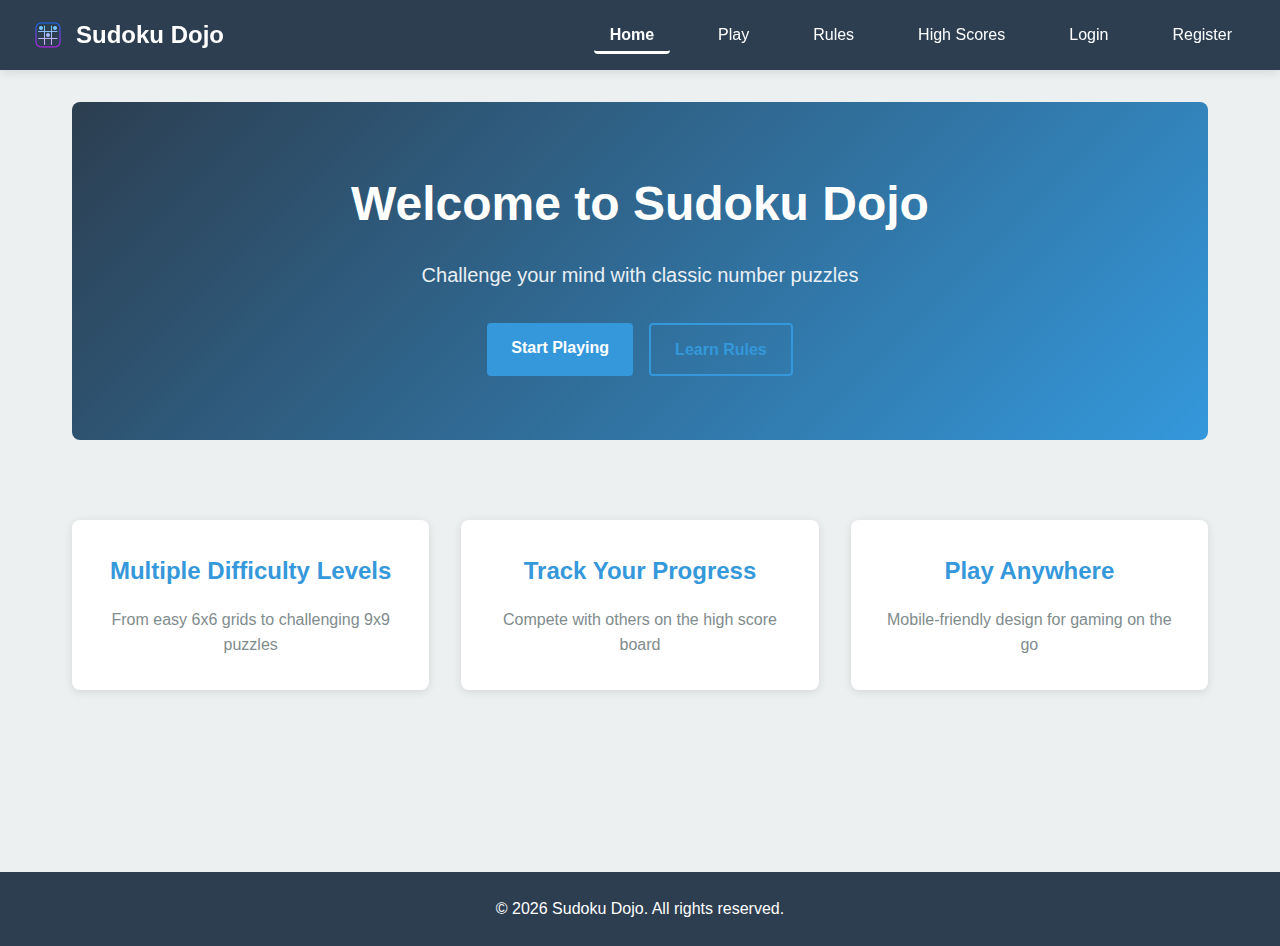
<file: index.html>
<!DOCTYPE html>
<html lang="en">
<head>
    <meta charset="UTF-8">
    <meta name="viewport" content="width=device-width, initial-scale=1.0">
    <title>Sudoku Dojo - Home</title>
    <link rel="stylesheet" href="css/common.css">
    <link rel="stylesheet" href="css/home.css">
</head>
<body>
    <nav class="navbar">
        <div class="nav-brand">
            <img src="assets/images/icons8-sudoku-64.png" alt="Sudoku Icon" class="nav-logo">
            <h1>Sudoku Dojo</h1>
        </div>
        <ul class="nav-links">
            <li><a href="./" class="active">Home</a></li>
            <li><a href="selection/">Play</a></li>
            <li><a href="rules/">Rules</a></li>
            <li><a href="highscores/">High Scores</a></li>
            <li><a href="login/">Login</a></li>
            <li><a href="register/">Register</a></li>       
        </ul>
        <div class="nav-toggle">
            <span></span>
            <span></span>
            <span></span>
        </div>
    </nav>

    <main class="home-container">
        <div class="hero-section">
            <h2>Welcome to Sudoku Dojo</h2>
            <p>Challenge your mind with classic number puzzles</p>
            <div class="cta-buttons">
                <a href="selection/" class="btn btn-primary">Start Playing</a>
                <a href="rules/" class="btn btn-secondary">Learn Rules</a>
            </div>
        </div>
        
        <div class="features">
            <div class="feature-card">
                <h3>Multiple Difficulty Levels</h3>
                <p>From easy 6x6 grids to challenging 9x9 puzzles</p>
            </div>
            <div class="feature-card">
                <h3>Track Your Progress</h3>
                <p>Compete with others on the high score board</p>
            </div>
            <div class="feature-card">
                <h3>Play Anywhere</h3>
                <p>Mobile-friendly design for gaming on the go</p>
            </div>
        </div>
    </main>

    <footer>
        <p>&copy; 2026 Sudoku Dojo. All rights reserved.</p>
    </footer>
</body>
</html>
</file>
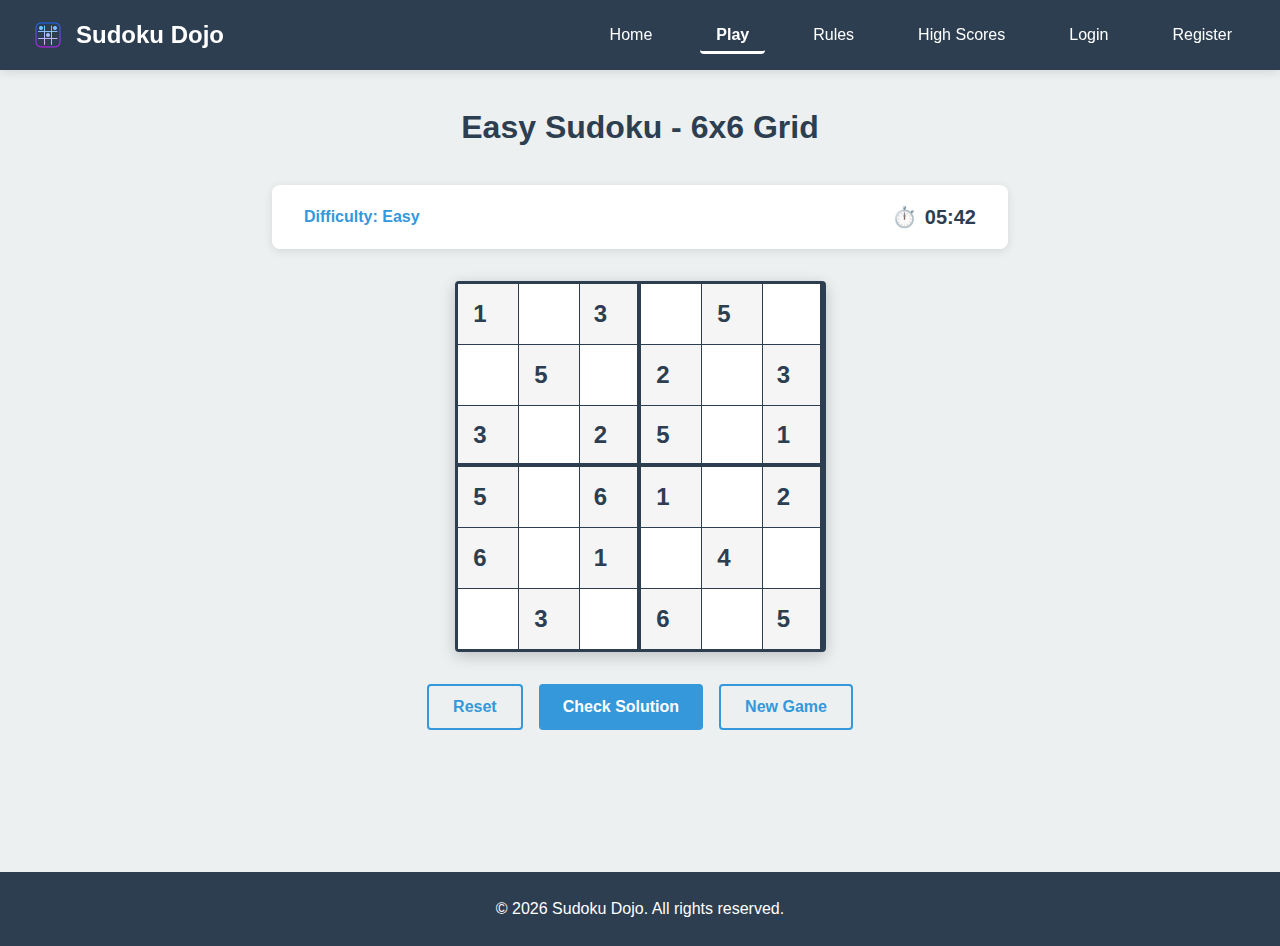
<file: game-easy/index.html>
<!DOCTYPE html>
<html lang="en">
<head>
    <meta charset="UTF-8">
    <meta name="viewport" content="width=device-width, initial-scale=1.0">
    <title>Easy Game - Sudoku Dojo</title>
    <link rel="stylesheet" href="../css/common.css">
    <link rel="stylesheet" href="../css/game.css">
</head>
<body>
    <nav class="navbar">
        <div class="nav-brand">
            <img src="../assets/images/icons8-sudoku-64.png" alt="Sudoku Icon" class="nav-logo">
            <h1>Sudoku Dojo</h1>
        </div>
        <ul class="nav-links">
            <li><a href="/">Home</a></li>
            <li><a href="/selection/" class="active">Play</a></li>
            <li><a href="/rules/">Rules</a></li>
            <li><a href="/highscores/">High Scores</a></li>
            <li><a href="/login/">Login</a></li>
            <li><a href="/register/">Register</a></li>
        </ul>
        <div class="nav-toggle">
            <span></span>
            <span></span>
            <span></span>
        </div>
    </nav>

    <main class="game-container">
        <div class="game-header">
            <h2 class="page-title">Easy Sudoku - 6x6 Grid</h2>
        </div>

        <div class="game-info-bar">
            <div class="difficulty-display">
                <span>Difficulty: </span>
                <strong>Easy</strong>
            </div>
            <div class="timer">
                <span>⏱️</span>
                <span>05:42</span>
            </div>
        </div>

        <div class="sudoku-grid grid-6x6">
            <!-- Row 1 -->
            <div class="sudoku-cell given"><input type="number" value="1" readonly min="1" max="6"></div>
            <div class="sudoku-cell"><input type="number" min="1" max="6"></div>
            <div class="sudoku-cell given"><input type="number" value="3" readonly min="1" max="6"></div>
            <div class="sudoku-cell"><input type="number" min="1" max="6"></div>
            <div class="sudoku-cell given"><input type="number" value="5" readonly min="1" max="6"></div>
            <div class="sudoku-cell"><input type="number" min="1" max="6"></div>

            <!-- Row 2 -->
            <div class="sudoku-cell"><input type="number" min="1" max="6"></div>
            <div class="sudoku-cell given"><input type="number" value="5" readonly min="1" max="6"></div>
            <div class="sudoku-cell"><input type="number" min="1" max="6"></div>
            <div class="sudoku-cell given"><input type="number" value="2" readonly min="1" max="6"></div>
            <div class="sudoku-cell"><input type="number" min="1" max="6"></div>
            <div class="sudoku-cell given"><input type="number" value="3" readonly min="1" max="6"></div>

            <!-- Row 3 -->
            <div class="sudoku-cell given"><input type="number" value="3" readonly min="1" max="6"></div>
            <div class="sudoku-cell"><input type="number" min="1" max="6"></div>
            <div class="sudoku-cell given"><input type="number" value="2" readonly min="1" max="6"></div>
            <div class="sudoku-cell given"><input type="number" value="5" readonly min="1" max="6"></div>
            <div class="sudoku-cell"><input type="number" min="1" max="6"></div>
            <div class="sudoku-cell given"><input type="number" value="1" readonly min="1" max="6"></div>

            <!-- Row 4 -->
            <div class="sudoku-cell given"><input type="number" value="5" readonly min="1" max="6"></div>
            <div class="sudoku-cell"><input type="number" min="1" max="6"></div>
            <div class="sudoku-cell given"><input type="number" value="6" readonly min="1" max="6"></div>
            <div class="sudoku-cell given"><input type="number" value="1" readonly min="1" max="6"></div>
            <div class="sudoku-cell"><input type="number" min="1" max="6"></div>
            <div class="sudoku-cell given"><input type="number" value="2" readonly min="1" max="6"></div>

            <!-- Row 5 -->
            <div class="sudoku-cell given"><input type="number" value="6" readonly min="1" max="6"></div>
            <div class="sudoku-cell"><input type="number" min="1" max="6"></div>
            <div class="sudoku-cell given"><input type="number" value="1" readonly min="1" max="6"></div>
            <div class="sudoku-cell"><input type="number" min="1" max="6"></div>
            <div class="sudoku-cell given"><input type="number" value="4" readonly min="1" max="6"></div>
            <div class="sudoku-cell"><input type="number" min="1" max="6"></div>

            <!-- Row 6 -->
            <div class="sudoku-cell"><input type="number" min="1" max="6"></div>
            <div class="sudoku-cell given"><input type="number" value="3" readonly min="1" max="6"></div>
            <div class="sudoku-cell"><input type="number" min="1" max="6"></div>
            <div class="sudoku-cell given"><input type="number" value="6" readonly min="1" max="6"></div>
            <div class="sudoku-cell"><input type="number" min="1" max="6"></div>
            <div class="sudoku-cell given"><input type="number" value="5" readonly min="1" max="6"></div>
        </div>

        <div class="game-controls">
            <button class="btn btn-secondary">Reset</button>
            <button class="btn btn-primary">Check Solution</button>
            <button class="btn btn-secondary">New Game</button>
        </div>
    </main>

    <footer>
        <p>&copy; 2026 Sudoku Dojo. All rights reserved.</p>
    </footer>
</body>
</html>
</file>
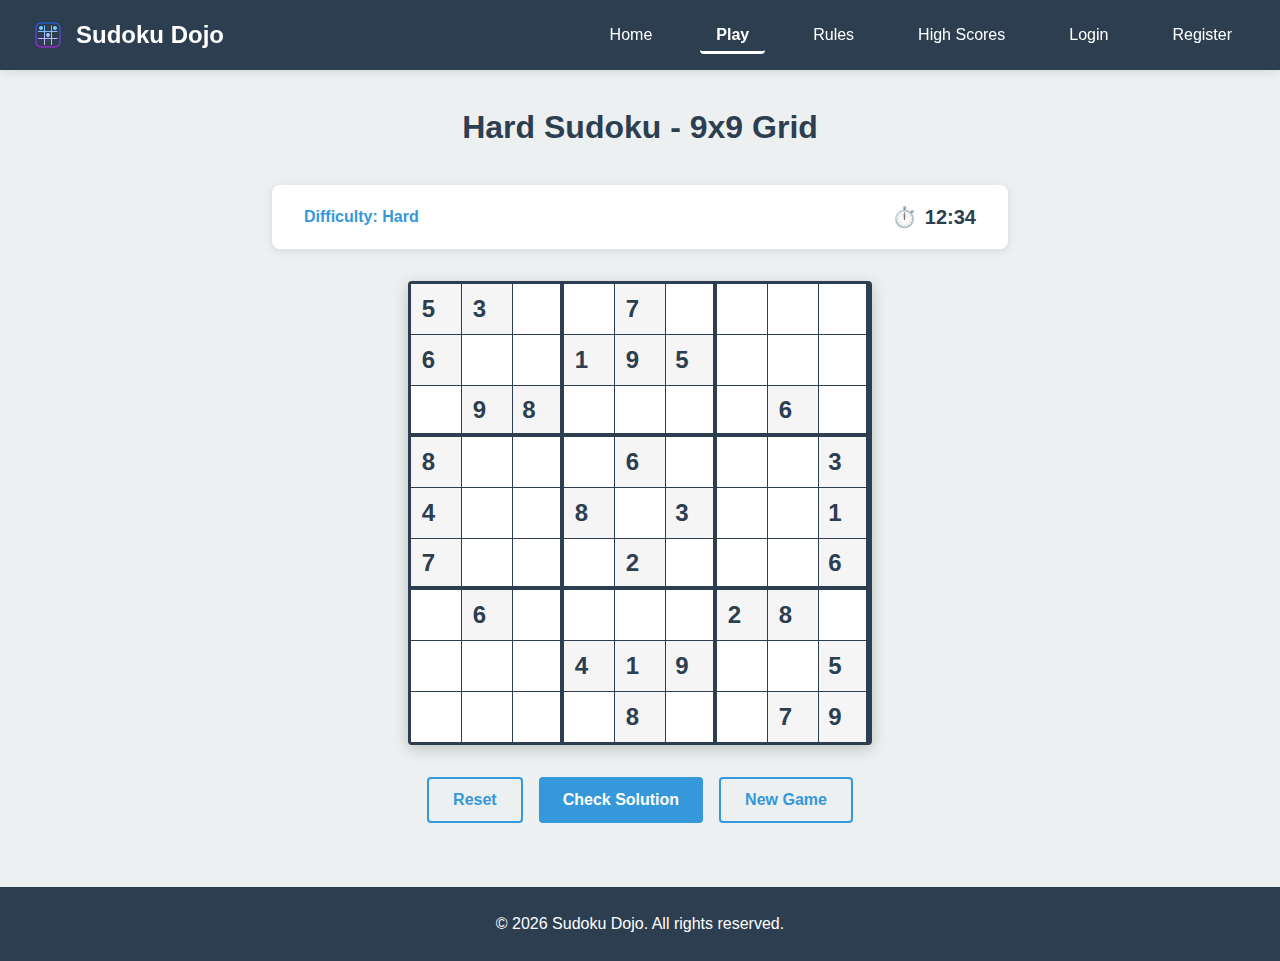
<file: game-hard/index.html>
<!DOCTYPE html>
<html lang="en">
<head>
    <meta charset="UTF-8">
    <meta name="viewport" content="width=device-width, initial-scale=1.0">
    <title>Hard Game - Sudoku Dojo</title>
    <link rel="stylesheet" href="../css/common.css">
    <link rel="stylesheet" href="../css/game.css">
</head>
<body>
    <nav class="navbar">
        <div class="nav-brand">
            <img src="../assets/images/icons8-sudoku-64.png" alt="Sudoku Icon" class="nav-logo">
            <h1>Sudoku Dojo</h1>
        </div>
        <ul class="nav-links">
            <li><a href="../">Home</a></li>
            <li><a href="../selection/" class="active">Play</a></li>
            <li><a href="../rules/">Rules</a></li>
            <li><a href="../highscores/">High Scores</a></li>
            <li><a href="../login/">Login</a></li>
            <li><a href="../register/">Register</a></li>
        </ul>
        <div class="nav-toggle">
            <span></span>
            <span></span>
            <span></span>
        </div>
    </nav>

    <main class="game-container">
        <div class="game-header">
            <h2 class="page-title">Hard Sudoku - 9x9 Grid</h2>
        </div>

        <div class="game-info-bar">
            <div class="difficulty-display">
                <span>Difficulty: </span>
                <strong>Hard</strong>
            </div>
            <div class="timer">
                <span>⏱️</span>
                <span>12:34</span>
            </div>
        </div>

        <div class="sudoku-grid grid-9x9">
            <!-- Row 1 -->
            <div class="sudoku-cell given"><input type="number" value="5" readonly min="1" max="9"></div>
            <div class="sudoku-cell given"><input type="number" value="3" readonly min="1" max="9"></div>
            <div class="sudoku-cell"><input type="number" min="1" max="9"></div>
            <div class="sudoku-cell"><input type="number" min="1" max="9"></div>
            <div class="sudoku-cell given"><input type="number" value="7" readonly min="1" max="9"></div>
            <div class="sudoku-cell"><input type="number" min="1" max="9"></div>
            <div class="sudoku-cell"><input type="number" min="1" max="9"></div>
            <div class="sudoku-cell"><input type="number" min="1" max="9"></div>
            <div class="sudoku-cell"><input type="number" min="1" max="9"></div>

            <!-- Row 2 -->
            <div class="sudoku-cell given"><input type="number" value="6" readonly min="1" max="9"></div>
            <div class="sudoku-cell"><input type="number" min="1" max="9"></div>
            <div class="sudoku-cell"><input type="number" min="1" max="9"></div>
            <div class="sudoku-cell given"><input type="number" value="1" readonly min="1" max="9"></div>
            <div class="sudoku-cell given"><input type="number" value="9" readonly min="1" max="9"></div>
            <div class="sudoku-cell given"><input type="number" value="5" readonly min="1" max="9"></div>
            <div class="sudoku-cell"><input type="number" min="1" max="9"></div>
            <div class="sudoku-cell"><input type="number" min="1" max="9"></div>
            <div class="sudoku-cell"><input type="number" min="1" max="9"></div>

            <!-- Row 3 -->
            <div class="sudoku-cell"><input type="number" min="1" max="9"></div>
            <div class="sudoku-cell given"><input type="number" value="9" readonly min="1" max="9"></div>
            <div class="sudoku-cell given"><input type="number" value="8" readonly min="1" max="9"></div>
            <div class="sudoku-cell"><input type="number" min="1" max="9"></div>
            <div class="sudoku-cell"><input type="number" min="1" max="9"></div>
            <div class="sudoku-cell"><input type="number" min="1" max="9"></div>
            <div class="sudoku-cell"><input type="number" min="1" max="9"></div>
            <div class="sudoku-cell given"><input type="number" value="6" readonly min="1" max="9"></div>
            <div class="sudoku-cell"><input type="number" min="1" max="9"></div>

            <!-- Row 4 -->
            <div class="sudoku-cell given"><input type="number" value="8" readonly min="1" max="9"></div>
            <div class="sudoku-cell"><input type="number" min="1" max="9"></div>
            <div class="sudoku-cell"><input type="number" min="1" max="9"></div>
            <div class="sudoku-cell"><input type="number" min="1" max="9"></div>
            <div class="sudoku-cell given"><input type="number" value="6" readonly min="1" max="9"></div>
            <div class="sudoku-cell"><input type="number" min="1" max="9"></div>
            <div class="sudoku-cell"><input type="number" min="1" max="9"></div>
            <div class="sudoku-cell"><input type="number" min="1" max="9"></div>
            <div class="sudoku-cell given"><input type="number" value="3" readonly min="1" max="9"></div>

            <!-- Row 5 -->
            <div class="sudoku-cell given"><input type="number" value="4" readonly min="1" max="9"></div>
            <div class="sudoku-cell"><input type="number" min="1" max="9"></div>
            <div class="sudoku-cell"><input type="number" min="1" max="9"></div>
            <div class="sudoku-cell given"><input type="number" value="8" readonly min="1" max="9"></div>
            <div class="sudoku-cell"><input type="number" min="1" max="9"></div>
            <div class="sudoku-cell given"><input type="number" value="3" readonly min="1" max="9"></div>
            <div class="sudoku-cell"><input type="number" min="1" max="9"></div>
            <div class="sudoku-cell"><input type="number" min="1" max="9"></div>
            <div class="sudoku-cell given"><input type="number" value="1" readonly min="1" max="9"></div>

            <!-- Row 6 -->
            <div class="sudoku-cell given"><input type="number" value="7" readonly min="1" max="9"></div>
            <div class="sudoku-cell"><input type="number" min="1" max="9"></div>
            <div class="sudoku-cell"><input type="number" min="1" max="9"></div>
            <div class="sudoku-cell"><input type="number" min="1" max="9"></div>
            <div class="sudoku-cell given"><input type="number" value="2" readonly min="1" max="9"></div>
            <div class="sudoku-cell"><input type="number" min="1" max="9"></div>
            <div class="sudoku-cell"><input type="number" min="1" max="9"></div>
            <div class="sudoku-cell"><input type="number" min="1" max="9"></div>
            <div class="sudoku-cell given"><input type="number" value="6" readonly min="1" max="9"></div>

            <!-- Row 7 -->
            <div class="sudoku-cell"><input type="number" min="1" max="9"></div>
            <div class="sudoku-cell given"><input type="number" value="6" readonly min="1" max="9"></div>
            <div class="sudoku-cell"><input type="number" min="1" max="9"></div>
            <div class="sudoku-cell"><input type="number" min="1" max="9"></div>
            <div class="sudoku-cell"><input type="number" min="1" max="9"></div>
            <div class="sudoku-cell"><input type="number" min="1" max="9"></div>
            <div class="sudoku-cell given"><input type="number" value="2" readonly min="1" max="9"></div>
            <div class="sudoku-cell given"><input type="number" value="8" readonly min="1" max="9"></div>
            <div class="sudoku-cell"><input type="number" min="1" max="9"></div>

            <!-- Row 8 -->
            <div class="sudoku-cell"><input type="number" min="1" max="9"></div>
            <div class="sudoku-cell"><input type="number" min="1" max="9"></div>
            <div class="sudoku-cell"><input type="number" min="1" max="9"></div>
            <div class="sudoku-cell given"><input type="number" value="4" readonly min="1" max="9"></div>
            <div class="sudoku-cell given"><input type="number" value="1" readonly min="1" max="9"></div>
            <div class="sudoku-cell given"><input type="number" value="9" readonly min="1" max="9"></div>
            <div class="sudoku-cell"><input type="number" min="1" max="9"></div>
            <div class="sudoku-cell"><input type="number" min="1" max="9"></div>
            <div class="sudoku-cell given"><input type="number" value="5" readonly min="1" max="9"></div>

            <!-- Row 9 -->
            <div class="sudoku-cell"><input type="number" min="1" max="9"></div>
            <div class="sudoku-cell"><input type="number" min="1" max="9"></div>
            <div class="sudoku-cell"><input type="number" min="1" max="9"></div>
            <div class="sudoku-cell"><input type="number" min="1" max="9"></div>
            <div class="sudoku-cell given"><input type="number" value="8" readonly min="1" max="9"></div>
            <div class="sudoku-cell"><input type="number" min="1" max="9"></div>
            <div class="sudoku-cell"><input type="number" min="1" max="9"></div>
            <div class="sudoku-cell given"><input type="number" value="7" readonly min="1" max="9"></div>
            <div class="sudoku-cell given"><input type="number" value="9" readonly min="1" max="9"></div>
        </div>

        <div class="game-controls">
            <button class="btn btn-secondary">Reset</button>
            <button class="btn btn-primary">Check Solution</button>
            <button class="btn btn-secondary">New Game</button>
        </div>
    </main>

    <footer>
        <p>&copy; 2026 Sudoku Dojo. All rights reserved.</p>
    </footer>
</body>
</html>
</file>
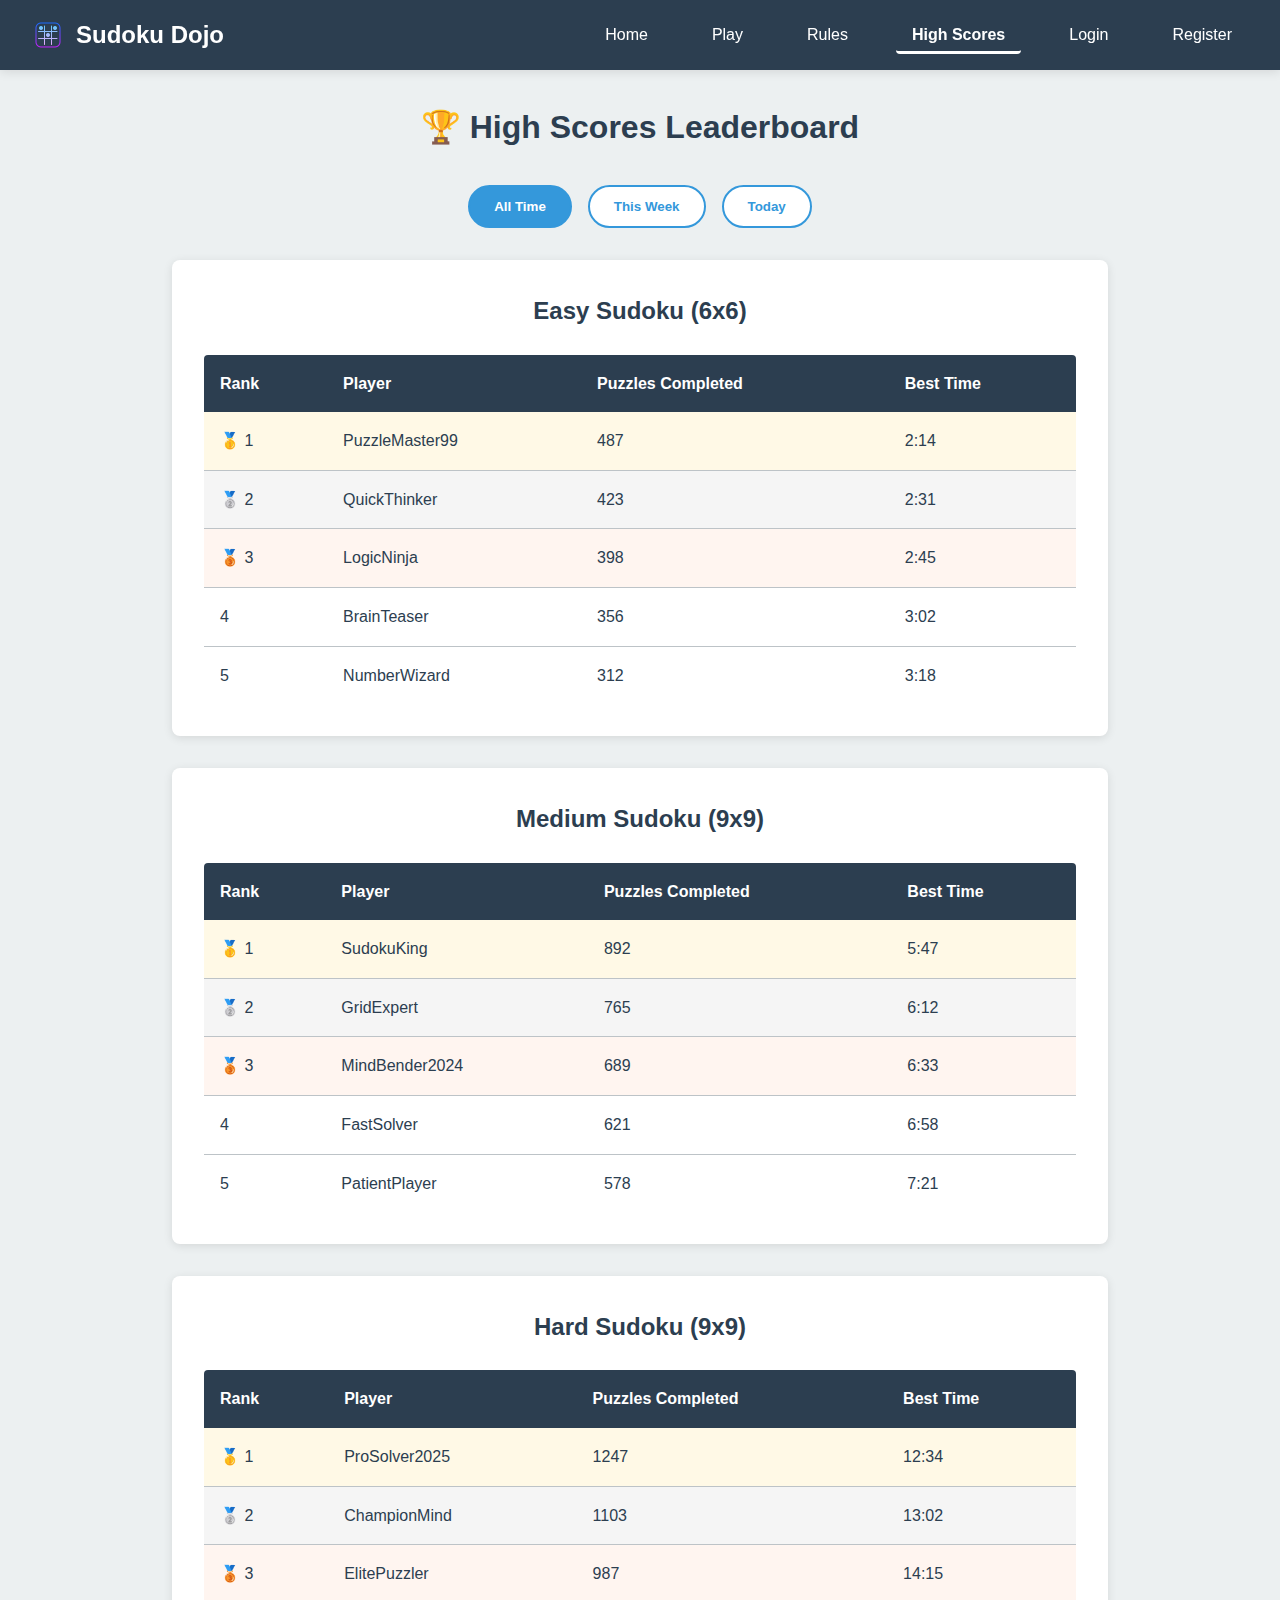
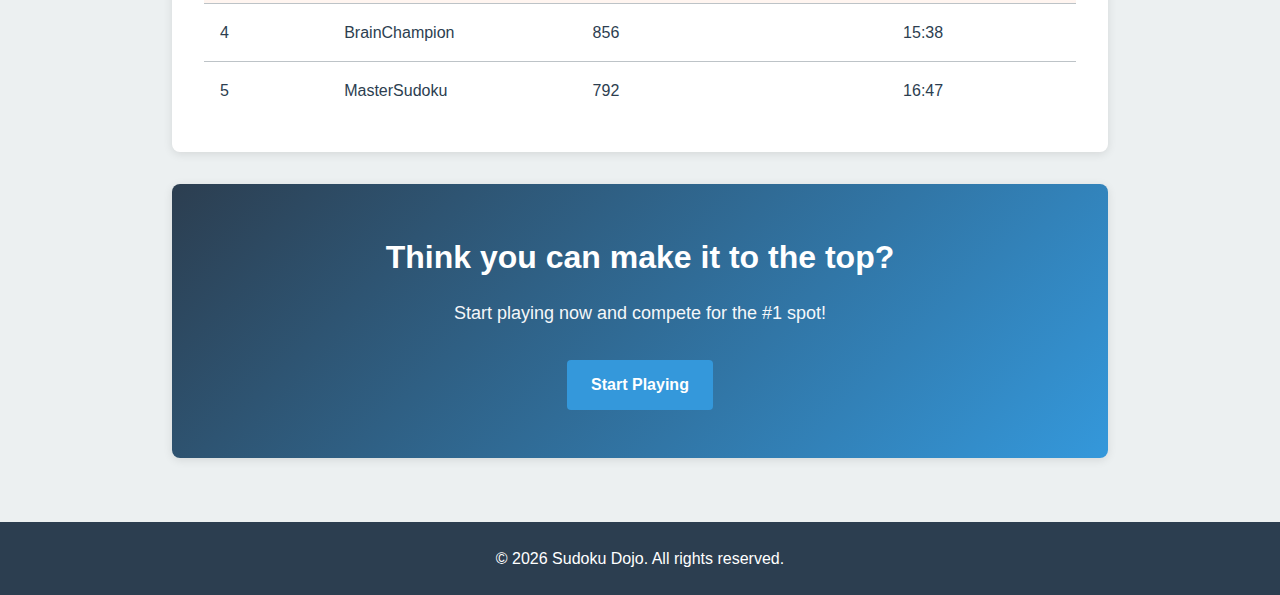
<file: highscores/index.html>
<!DOCTYPE html>
<html lang="en">
<head>
    <meta charset="UTF-8">
    <meta name="viewport" content="width=device-width, initial-scale=1.0">
    <title>High Scores - Sudoku Dojo</title>
    <link rel="stylesheet" href="../css/common.css">
    <link rel="stylesheet" href="../css/highscores.css">
</head>
<body>
    <nav class="navbar">
        <div class="nav-brand">
            <img src="../assets/images/icons8-sudoku-64.png" alt="Sudoku Icon" class="nav-logo">
            <h1>Sudoku Dojo</h1>
        </div>
        <ul class="nav-links">
            <li><a href="../">Home</a></li>
            <li><a href="../selection/">Play</a></li>
            <li><a href="../rules/">Rules</a></li>
            <li><a href="../highscores/" class="active">High Scores</a></li>
            <li><a href="../login/">Login</a></li>
            <li><a href="../register/">Register</a></li>
        </ul>
        <div class="nav-toggle">
            <span></span>
            <span></span>
            <span></span>
        </div>
    </nav>

    <main class="highscores-container">
        <h2 class="page-title">🏆 High Scores Leaderboard</h2>

        <div class="leaderboard-tabs">
            <button class="tab-btn active">All Time</button>
            <button class="tab-btn">This Week</button>
            <button class="tab-btn">Today</button>
        </div>

        <div class="leaderboard-section">
            <h3>Easy Sudoku (6x6)</h3>
            <table class="leaderboard-table">
                <thead>
                    <tr>
                        <th>Rank</th>
                        <th>Player</th>
                        <th>Puzzles Completed</th>
                        <th>Best Time</th>
                    </tr>
                </thead>
                <tbody>
                    <tr class="rank-1">
                        <td>🥇 1</td>
                        <td>PuzzleMaster99</td>
                        <td>487</td>
                        <td>2:14</td>
                    </tr>
                    <tr class="rank-2">
                        <td>🥈 2</td>
                        <td>QuickThinker</td>
                        <td>423</td>
                        <td>2:31</td>
                    </tr>
                    <tr class="rank-3">
                        <td>🥉 3</td>
                        <td>LogicNinja</td>
                        <td>398</td>
                        <td>2:45</td>
                    </tr>
                    <tr>
                        <td>4</td>
                        <td>BrainTeaser</td>
                        <td>356</td>
                        <td>3:02</td>
                    </tr>
                    <tr>
                        <td>5</td>
                        <td>NumberWizard</td>
                        <td>312</td>
                        <td>3:18</td>
                    </tr>
                </tbody>
            </table>
        </div>

        <div class="leaderboard-section">
            <h3>Medium Sudoku (9x9)</h3>
            <table class="leaderboard-table">
                <thead>
                    <tr>
                        <th>Rank</th>
                        <th>Player</th>
                        <th>Puzzles Completed</th>
                        <th>Best Time</th>
                    </tr>
                </thead>
                <tbody>
                    <tr class="rank-1">
                        <td>🥇 1</td>
                        <td>SudokuKing</td>
                        <td>892</td>
                        <td>5:47</td>
                    </tr>
                    <tr class="rank-2">
                        <td>🥈 2</td>
                        <td>GridExpert</td>
                        <td>765</td>
                        <td>6:12</td>
                    </tr>
                    <tr class="rank-3">
                        <td>🥉 3</td>
                        <td>MindBender2024</td>
                        <td>689</td>
                        <td>6:33</td>
                    </tr>
                    <tr>
                        <td>4</td>
                        <td>FastSolver</td>
                        <td>621</td>
                        <td>6:58</td>
                    </tr>
                    <tr>
                        <td>5</td>
                        <td>PatientPlayer</td>
                        <td>578</td>
                        <td>7:21</td>
                    </tr>
                </tbody>
            </table>
        </div>

        <div class="leaderboard-section">
            <h3>Hard Sudoku (9x9)</h3>
            <table class="leaderboard-table">
                <thead>
                    <tr>
                        <th>Rank</th>
                        <th>Player</th>
                        <th>Puzzles Completed</th>
                        <th>Best Time</th>
                    </tr>
                </thead>
                <tbody>
                    <tr class="rank-1">
                        <td>🥇 1</td>
                        <td>ProSolver2025</td>
                        <td>1247</td>
                        <td>12:34</td>
                    </tr>
                    <tr class="rank-2">
                        <td>🥈 2</td>
                        <td>ChampionMind</td>
                        <td>1103</td>
                        <td>13:02</td>
                    </tr>
                    <tr class="rank-3">
                        <td>🥉 3</td>
                        <td>ElitePuzzler</td>
                        <td>987</td>
                        <td>14:15</td>
                    </tr>
                    <tr>
                        <td>4</td>
                        <td>BrainChampion</td>
                        <td>856</td>
                        <td>15:38</td>
                    </tr>
                    <tr>
                        <td>5</td>
                        <td>MasterSudoku</td>
                        <td>792</td>
                        <td>16:47</td>
                    </tr>
                </tbody>
            </table>
        </div>

        <div class="challenge-cta">
            <h3>Think you can make it to the top?</h3>
            <p>Start playing now and compete for the #1 spot!</p>
            <a href="../selection/" class="btn btn-primary">Start Playing</a>
        </div>
    </main>

    <footer>
        <p>&copy; 2026 Sudoku Dojo. All rights reserved.</p>
    </footer>
</body>
</html>
</file>
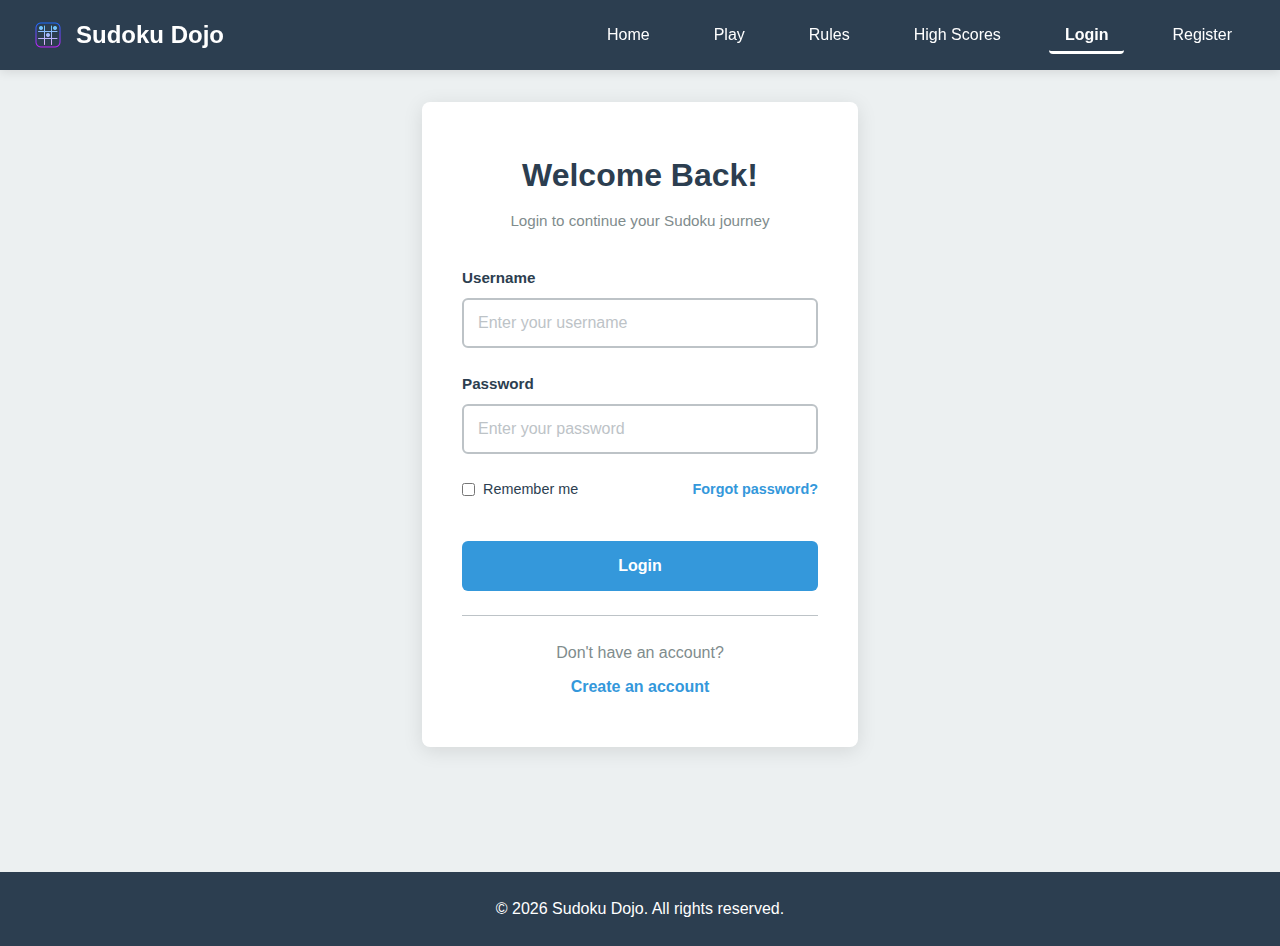
<file: login/index.html>
<!DOCTYPE html>
<html lang="en">
<head>
    <meta charset="UTF-8">
    <meta name="viewport" content="width=device-width, initial-scale=1.0">
    <title>Login - Sudoku Dojo</title>
    <link rel="stylesheet" href="../css/common.css">
    <link rel="stylesheet" href="../css/auth.css">
</head>
<body>
    <nav class="navbar">
        <div class="nav-brand">
            <img src="../assets/images/icons8-sudoku-64.png" alt="Sudoku Icon" class="nav-logo">
            <h1>Sudoku Dojo</h1>
        </div>
        <ul class="nav-links">
            <li><a href="/">Home</a></li>
            <li><a href="/selection/">Play</a></li>
            <li><a href="/rules/">Rules</a></li>
            <li><a href="/highscores/">High Scores</a></li>
            <li><a href="/login/" class="active">Login</a></li>
            <li><a href="/register/">Register</a></li>
        </ul>
        <div class="nav-toggle">
            <span></span>
            <span></span>
            <span></span>
        </div>
    </nav>

    <main class="auth-container">
        <div class="auth-card">
            <div class="auth-header">
                <h2>Welcome Back!</h2>
                <p>Login to continue your Sudoku journey</p>
            </div>

            <form class="auth-form">
                <div class="form-group">
                    <label for="username">Username</label>
                    <input 
                        type="text" 
                        id="username" 
                        name="username" 
                        placeholder="Enter your username"
                        required
                    >
                </div>

                <div class="form-group">
                    <label for="password">Password</label>
                    <input 
                        type="password" 
                        id="password" 
                        name="password" 
                        placeholder="Enter your password"
                        required
                    >
                </div>

                <div class="form-options">
                    <label class="checkbox-label">
                        <input type="checkbox" name="remember"> 
                        <span>Remember me</span>
                    </label>
                    <a href="#" class="forgot-link">Forgot password?</a>
                </div>

                <button type="submit" class="submit-btn">Login</button>
            </form>

            <div class="auth-footer">
                <p>Don't have an account?</p>
                <a href="/register/">Create an account</a>
            </div>
        </div>
    </main>

    <footer>
        <p>&copy; 2026 Sudoku Dojo. All rights reserved.</p>
    </footer>
</body>
</html>
</file>
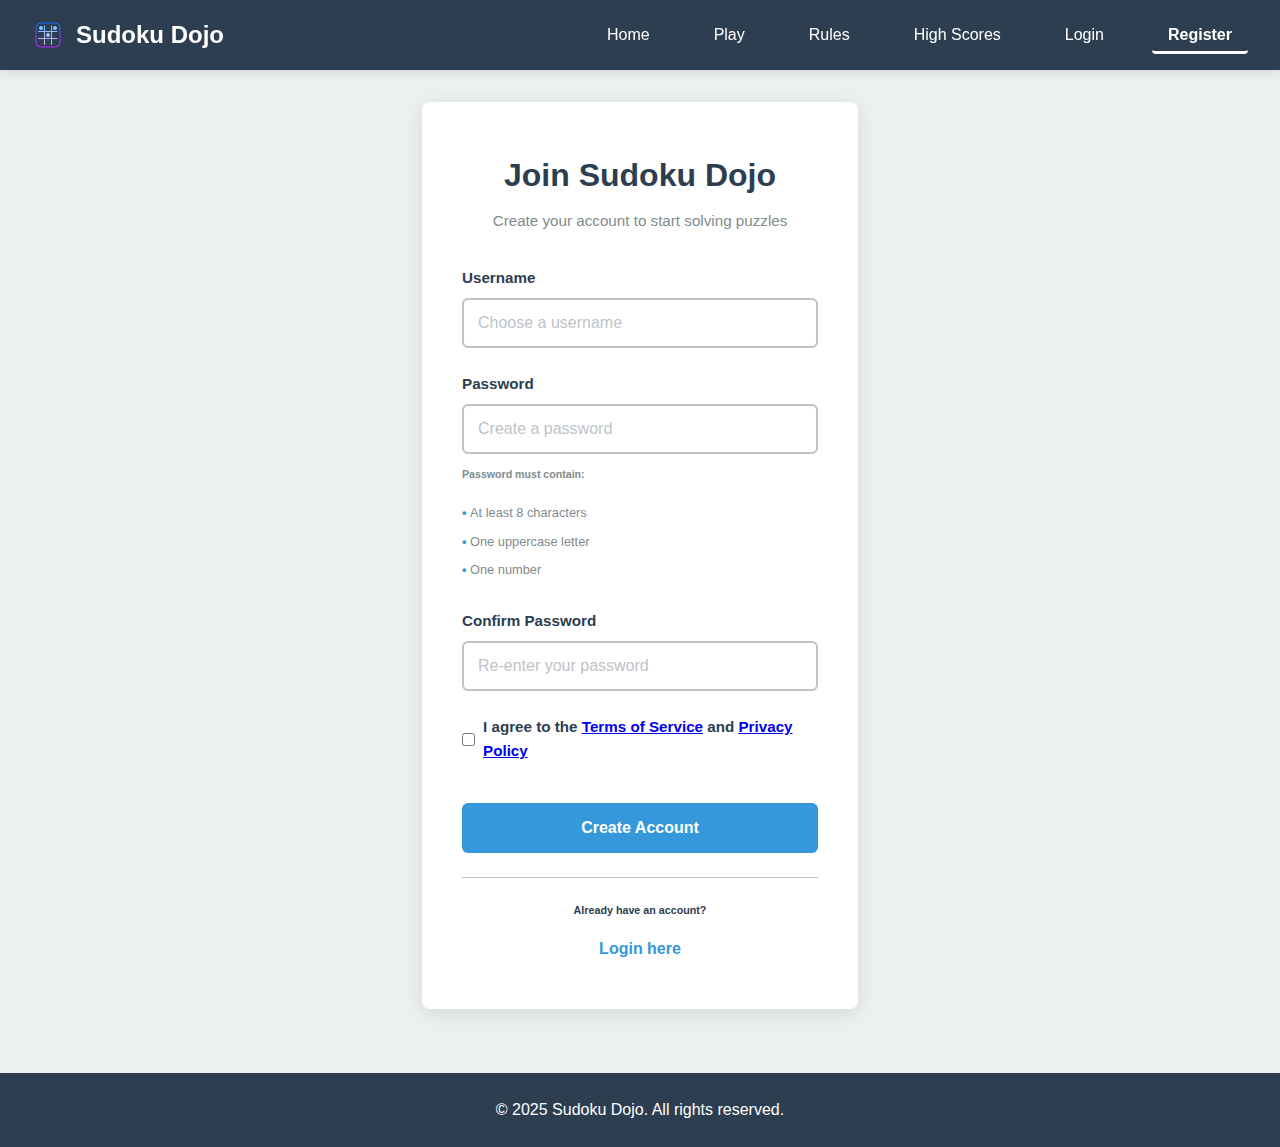
<file: register/index.html>
<!DOCTYPE html>
<html lang="en">
<head>
    <meta charset="UTF-8">
    <meta name="viewport" content="width=device-width, initial-scale=1.0">
    <title>Register - Sudoku Dojo</title>
    <link rel="stylesheet" href="../css/common.css">
    <link rel="stylesheet" href="../css/auth.css">
</head>
<body>
    <nav class="navbar">
        <div class="nav-brand">
            <img src="../assets/images/icons8-sudoku-64.png" alt="Sudoku Icon" class="nav-logo">
            <h1>Sudoku Dojo</h1>
        </div>
        <ul class="nav-links">
            <li><a href="/">Home</a></li>
            <li><a href="/selection/">Play</a></li>
            <li><a href="/rules/">Rules</a></li>
            <li><a href="/highscores/">High Scores</a></li>
            <li><a href="/login/">Login</a></li>
            <li><a href="/register/" class="active">Register</a></li>
        </ul>
        <div class="nav-toggle">
            <span></span>
            <span></span>
            <span></span>
        </div>
    </nav>

    <main class="auth-container">
        <div class="auth-card">
            <div class="auth-header">
                <h2>Join Sudoku Dojo</h2>
                <p>Create your account to start solving puzzles</p>
            </div>

            <form class="auth-form">
                <div class="form-group">
                    <label for="username">Username</label>
                    <input 
                        type="text" 
                        id="username" 
                        name="username" 
                        placeholder="Choose a username"
                        required
                    >
                </div>

                <div class="form-group">
                    <label for="password">Password</label>
                    <input 
                        type="password" 
                        id="password" 
                        name="password" 
                        placeholder="Create a password"
                        required
                    >
                    <div class="password-requirements">
                        <h5>Password must contain:</h5>
                        <ul>
                            <li>At least 8 characters</li>
                            <li>One uppercase letter</li>
                            <li>One number</li>
                        </ul>
                    </div>
                </div>

                <div class="form-group">
                    <label for="confirm-password">Confirm Password</label>
                    <input 
                        type="password" 
                        id="confirm-password" 
                        name="confirm-password" 
                        placeholder="Re-enter your password"
                        required
                    >
                </div>

                <div class="form-group">
                    <label class="checkbox-label">
                        <input type="checkbox" name="terms" required>
                        <span>I agree to the <a href="#">Terms of Service</a> and <a href="#">Privacy Policy</a></span>
                    </label>
                </div>

                <button type="submit" class="submit-btn">Create Account</button>
            </form>

            <div class="auth-footer">
                <h6>Already have an account?</h6>
                <a href="/login/">Login here</a>
            </div>
        </div>
    </main>

    <footer>
        <p>&copy; 2025 Sudoku Dojo. All rights reserved.</p>
    </footer>
</body>
</html>
</file>
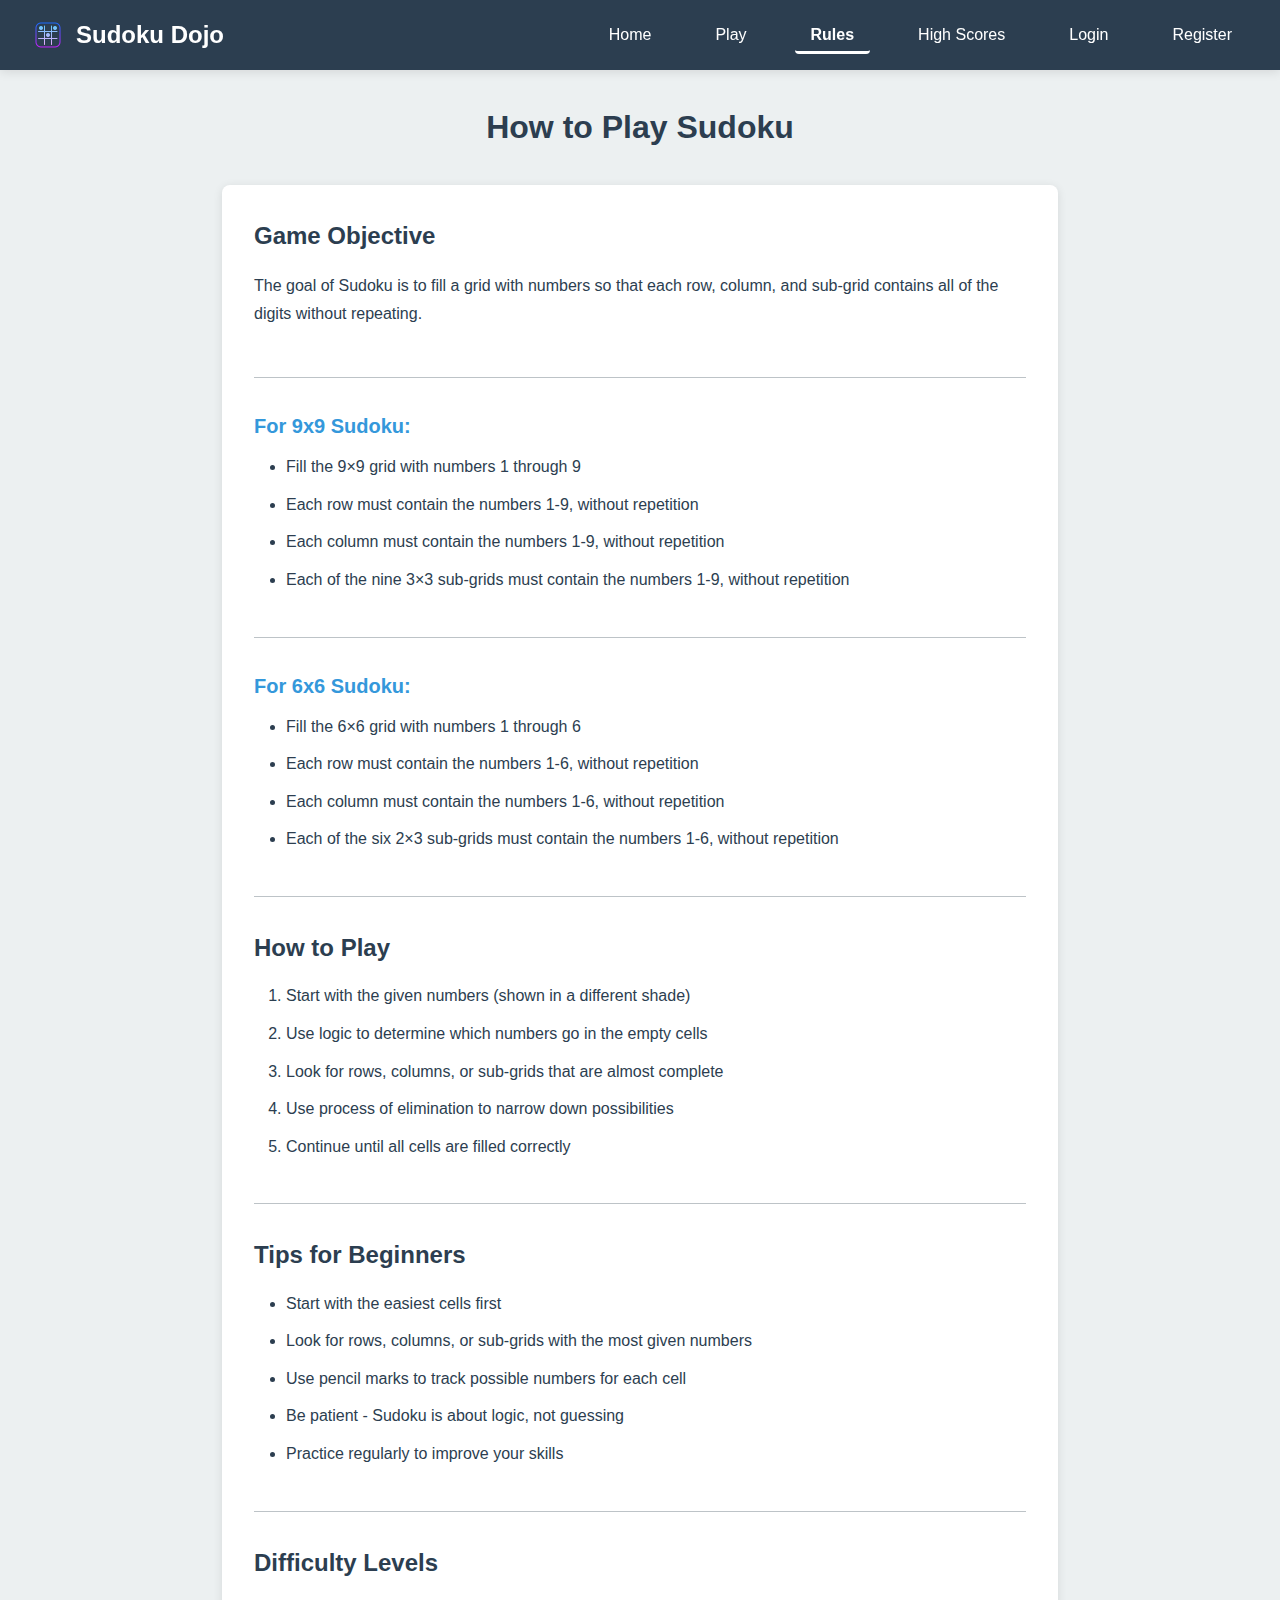
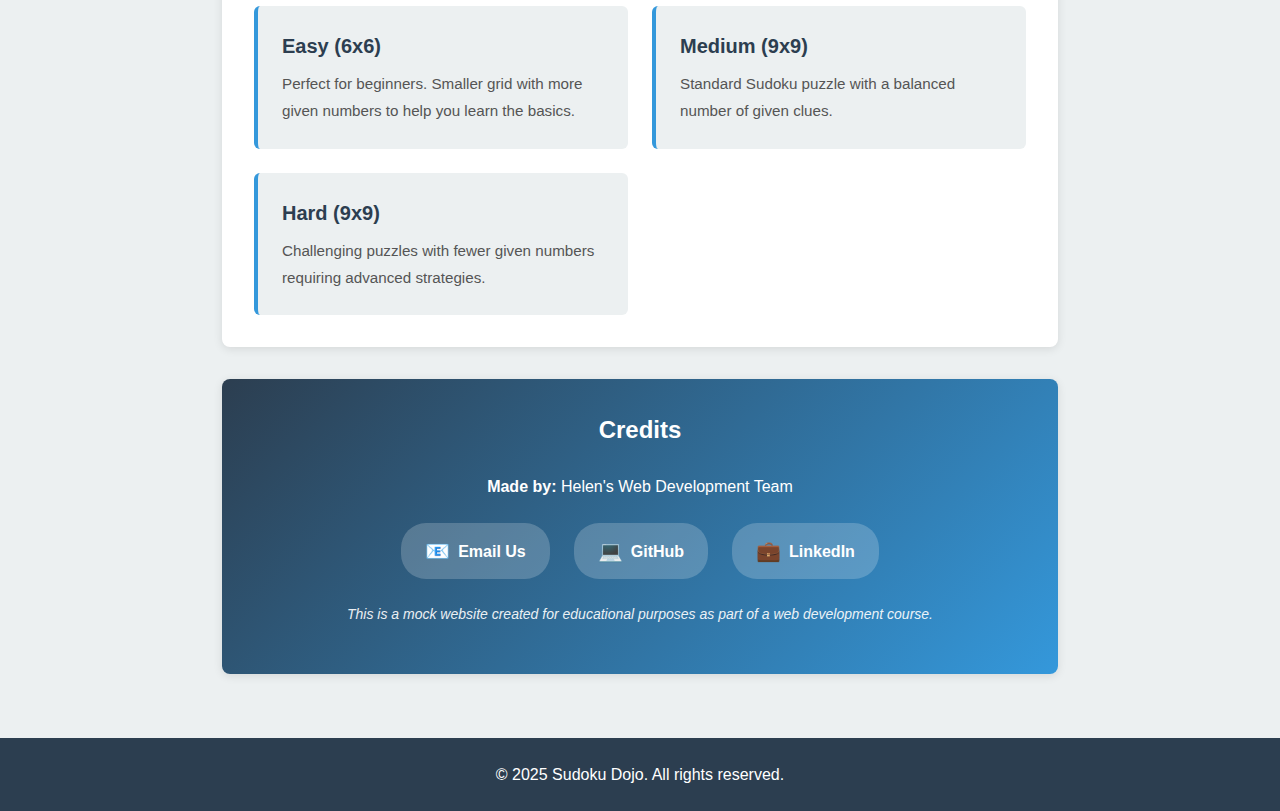
<file: rules/index.html>
<!DOCTYPE html>
<html lang="en">
<head>
    <meta charset="UTF-8">
    <meta name="viewport" content="width=device-width, initial-scale=1.0">
    <title>Rules - Sudoku Dojo</title>
    <link rel="stylesheet" href="../css/common.css">
    <link rel="stylesheet" href="../css/rules.css">
</head>
<body>
    <nav class="navbar">
        <div class="nav-brand">
            <img src="../assets/images/icons8-sudoku-64.png" alt="Sudoku Icon" class="nav-logo">
            <h1>Sudoku Dojo</h1>
        </div>
        <ul class="nav-links">
            <li><a href="../">Home</a></li>
            <li><a href="../selection/">Play</a></li>
            <li><a href="../rules/" class="active">Rules</a></li>
            <li><a href="../highscores/">High Scores</a></li>
            <li><a href="../login/">Login</a></li>
            <li><a href="../register/">Register</a></li>
        </ul>
        <div class="nav-toggle">
            <span></span>
            <span></span>
            <span></span>
        </div>
    </nav>

    <main class="rules-container">
        <h2 class="page-title">How to Play Sudoku</h2>

        <div class="rules-content">
            <section class="rule-section">
                <h3>Game Objective</h3>
                <p>The goal of Sudoku is to fill a grid with numbers so that each row, column, and sub-grid contains all of the digits without repeating.</p>
            </section>

            <section class="rule-section">
                <h4>For 9x9 Sudoku:</h4>
                <ul>
                    <li>Fill the 9×9 grid with numbers 1 through 9</li>
                    <li>Each row must contain the numbers 1-9, without repetition</li>
                    <li>Each column must contain the numbers 1-9, without repetition</li>
                    <li>Each of the nine 3×3 sub-grids must contain the numbers 1-9, without repetition</li>
                </ul>
            </section>

            <section class="rule-section">
                <h4>For 6x6 Sudoku:</h4>
                <ul>
                    <li>Fill the 6×6 grid with numbers 1 through 6</li>
                    <li>Each row must contain the numbers 1-6, without repetition</li>
                    <li>Each column must contain the numbers 1-6, without repetition</li>
                    <li>Each of the six 2×3 sub-grids must contain the numbers 1-6, without repetition</li>
                </ul>
            </section>

            <section class="rule-section">
                <h3>How to Play</h3>
                <ol>
                    <li>Start with the given numbers (shown in a different shade)</li>
                    <li>Use logic to determine which numbers go in the empty cells</li>
                    <li>Look for rows, columns, or sub-grids that are almost complete</li>
                    <li>Use process of elimination to narrow down possibilities</li>
                    <li>Continue until all cells are filled correctly</li>
                </ol>
            </section>

            <section class="rule-section">
                <h3>Tips for Beginners</h3>
                <ul>
                    <li>Start with the easiest cells first</li>
                    <li>Look for rows, columns, or sub-grids with the most given numbers</li>
                    <li>Use pencil marks to track possible numbers for each cell</li>
                    <li>Be patient - Sudoku is about logic, not guessing</li>
                    <li>Practice regularly to improve your skills</li>
                </ul>
            </section>

            <section class="rule-section">
                <h3>Difficulty Levels</h3>
                <div class="difficulty-info">
                    <div class="diff-card">
                        <h4>Easy (6x6)</h4>
                        <p>Perfect for beginners. Smaller grid with more given numbers to help you learn the basics.</p>
                    </div>
                    <div class="diff-card">
                        <h4>Medium (9x9)</h4>
                        <p>Standard Sudoku puzzle with a balanced number of given clues.</p>
                    </div>
                    <div class="diff-card">
                        <h4>Hard (9x9)</h4>
                        <p>Challenging puzzles with fewer given numbers requiring advanced strategies.</p>
                    </div>
                </div>
            </section>
        </div>

        <div class="credits-section">
            <h3>Credits</h3>
            <div class="credits-content">
                <p><strong>Made by:</strong> Helen's Web Development Team</p>
                <div class="contact-links">
                    <a href="mailto:wangyixuan@msn.com" class="contact-link">
                        <span>📧</span> Email Us
                    </a>
                    <a href="https://github.com/Helenyixuanwang" target="_blank" class="contact-link">
                        <span>💻</span> GitHub
                    </a>
                    <a href="https://www.linkedin.com/in/helenyixuanwang/" target="_blank" class="contact-link">
                        <span>💼</span> LinkedIn
                    </a>
                </div>
                <p class="credits-note">This is a mock website created for educational purposes as part of a web development course.</p>
            </div>
        </div>
    </main>

    <footer>
        <p>&copy; 2025 Sudoku Dojo. All rights reserved.</p>
    </footer>
</body>
</html>
</file>
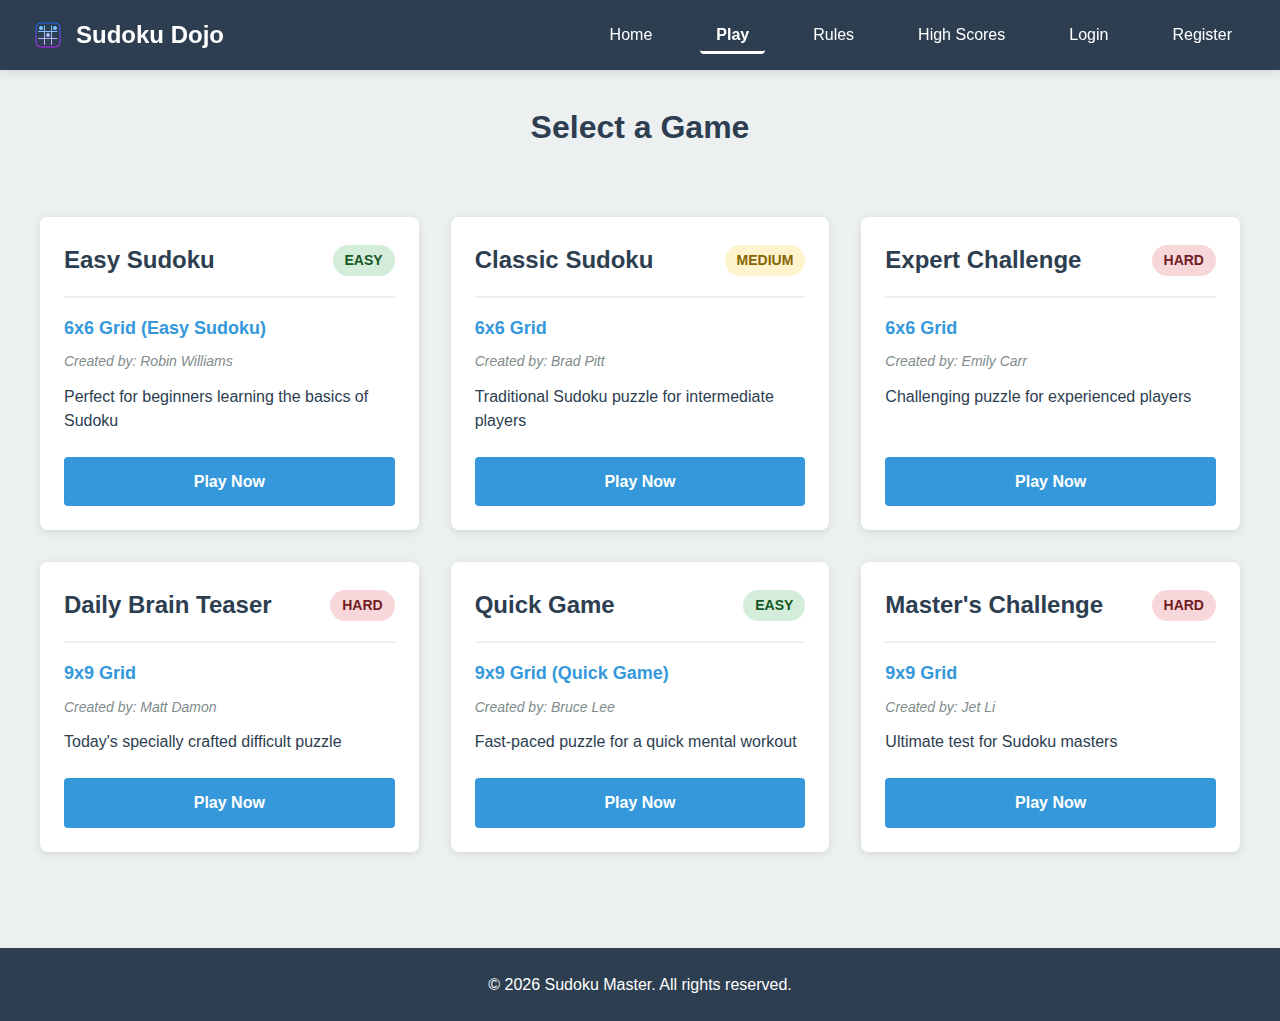
<file: selection/index.html>
<!DOCTYPE html>
<html lang="en">
<head>
    <meta charset="UTF-8">
    <meta name="viewport" content="width=device-width, initial-scale=1.0">
    <title>Game Selection - Sudoku Master</title>
    <link rel="stylesheet" href="../css/common.css">
    <link rel="stylesheet" href="../css/selection.css">
</head>
<body>
    <nav class="navbar">
        <div class="nav-brand">
            <img src="../assets/images/icons8-sudoku-64.png" alt="Sudoku Icon" class="nav-logo">
            <h1>Sudoku Dojo</h1>
        </div>
        <ul class="nav-links">
            <li><a href="../">Home</a></li>
            <li><a href="../selection/" class="active">Play</a></li>
            <li><a href="../rules/">Rules</a></li>
            <li><a href="../highscores/">High Scores</a></li>
            <li><a href="../login/">Login</a></li>
            <li><a href="../register/">Register</a></li>
        </ul>
        <div class="nav-toggle">
            <span></span>
            <span></span>
            <span></span>
        </div>
    </nav>

    <main>
        <h2 class="page-title">Select a Game</h2>
        
        <div class="game-selection-container">
            <div class="game-card">
                <div class="game-header">
                    <h3>Easy Sudoku</h3>
                    <span class="difficulty-badge easy">Easy</span>
                </div>
                <div class="game-info">
                    <p class="game-size">6x6 Grid (Easy Sudoku)</p>
                    <p class="game-author">Created by: Robin Williams</p>
                    <p class="game-description">Perfect for beginners learning the basics of Sudoku</p>
                </div>
                <a href="../game-easy/" class="btn btn-primary">Play Now</a>
            </div>

            <div class="game-card">
                <div class="game-header">
                    <h3>Classic Sudoku</h3>
                    <span class="difficulty-badge medium">Medium</span>
                </div>
                <div class="game-info">
                    <p class="game-size">6x6 Grid</p>
                    <p class="game-author">Created by: Brad Pitt</p>
                    <p class="game-description">Traditional Sudoku puzzle for intermediate players</p>
                </div>
                <a href="../game-easy/" class="btn btn-primary">Play Now</a>
            </div>

            <div class="game-card">
                <div class="game-header">
                    <h3>Expert Challenge</h3>
                    <span class="difficulty-badge hard">Hard</span>
                </div>
                <div class="game-info">
                    <p class="game-size">6x6 Grid</p>
                    <p class="game-author">Created by: Emily Carr</p>
                    <p class="game-description">Challenging puzzle for experienced players</p>
                </div>
                <a href="../game-easy/" class="btn btn-primary">Play Now</a>
            </div>

            <div class="game-card">
                <div class="game-header">
                    <h3>Daily Brain Teaser</h3>
                    <span class="difficulty-badge hard">Hard</span>
                </div>
                <div class="game-info">
                    <p class="game-size">9x9 Grid</p>
                    <p class="game-author">Created by: Matt Damon</p>
                    <p class="game-description">Today's specially crafted difficult puzzle</p>
                </div>
                <a href="../game-hard/" class="btn btn-primary">Play Now</a>
            </div>

            <div class="game-card">
                <div class="game-header">
                    <h3>Quick Game</h3>
                    <span class="difficulty-badge easy">Easy</span>
                </div>
                <div class="game-info">
                    <p class="game-size">9x9 Grid (Quick Game)</p>
                    <p class="game-author">Created by: Bruce Lee</p>
                    <p class="game-description">Fast-paced puzzle for a quick mental workout</p>
                </div>
                <a href="../game-hard/" class="btn btn-primary">Play Now</a>
            </div>

            <div class="game-card">
                <div class="game-header">
                    <h3>Master's Challenge</h3>
                    <span class="difficulty-badge hard">Hard</span>
                </div>
                <div class="game-info">
                    <p class="game-size">9x9 Grid</p>
                    <p class="game-author">Created by: Jet Li</p>
                    <p class="game-description">Ultimate test for Sudoku masters</p>
                </div>
                <a href="../game-hard/" class="btn btn-primary">Play Now</a>
            </div>
        </div>
    </main>

    <footer>
        <p>&copy; 2026 Sudoku Master. All rights reserved.</p>
    </footer>
</body>
</html>
</file>
<file: css/home.css>
/* Home Page Specific Styles */

.home-container {
    max-width: 1200px;
    margin: 0 auto;
}

.hero-section {
    text-align: center;
    padding: 4rem 2rem;
    background: linear-gradient(135deg, var(--primary-color), var(--secondary-color));
    border-radius: 8px;
    color: var(--white);
    margin-bottom: 3rem;
}

.hero-section h2 {
    font-size: 3rem;
    margin-bottom: 1rem;
    color: var(--white);
}

.hero-section p {
    font-size: 1.25rem;
    margin-bottom: 2rem;
    opacity: 0.9;
}

.cta-buttons {
    display: flex;
    gap: 1rem;
    justify-content: center;
    flex-wrap: wrap;
}

.features {
    display: grid;
    grid-template-columns: repeat(auto-fit, minmax(280px, 1fr));
    gap: 2rem;
    padding: 2rem 0;
}

.feature-card {
    background-color: var(--white);
    padding: 2rem;
    border-radius: 8px;
    box-shadow: var(--shadow);
    text-align: center;
    transition: transform 0.3s ease, box-shadow 0.3s ease;
}

.feature-card:hover {
    transform: translateY(-5px);
    box-shadow: 0 4px 20px rgba(0, 0, 0, 0.15);
}

.feature-card h3 {
    color: var(--secondary-color);
    margin-bottom: 1rem;
}

.feature-card p {
    color: #7f8c8d;
    line-height: 1.6;
}

/* Mobile Responsive */
@media (max-width: 768px) {
    .hero-section {
        padding: 2rem 1rem;
    }

    .hero-section h2 {
        font-size: 2rem;
    }

    .hero-section p {
        font-size: 1rem;
    }

    .cta-buttons {
        flex-direction: column;
        align-items: center;
    }

    .cta-buttons .btn {
        width: 100%;
        max-width: 300px;
    }

    .features {
        grid-template-columns: 1fr;
        gap: 1rem;
    }
}
</file>
<file: css/game.css>
/* Shared Game Board Styles */

.game-container {
    max-width: 800px;
    margin: 0 auto;
    padding: 2rem;
}

.game-header {
    text-align: center;
    margin-bottom: 2rem;
}

.game-info-bar {
    display: flex;
    justify-content: space-between;
    align-items: center;
    background-color: var(--white);
    padding: 1rem 2rem;
    border-radius: 8px;
    margin-bottom: 2rem;
    box-shadow: var(--shadow);
}

.timer {
    display: flex;
    align-items: center;
    gap: 0.5rem;
    font-size: 1.25rem;
    font-weight: 600;
    color: var(--primary-color);
}

.difficulty-display {
    font-weight: 600;
    color: var(--secondary-color);
}

/* Sudoku Grid Base Styles */
.sudoku-grid {
    display: grid;
    background-color: var(--primary-color);
    border: 3px solid var(--primary-color);
    border-radius: 4px;
    width: fit-content;
    margin: 0 auto;
    box-shadow: 0 4px 15px rgba(0, 0, 0, 0.2);
}

/* 9x9 Grid */
.sudoku-grid.grid-9x9 {
    grid-template-columns: repeat(9, 1fr);
    grid-template-rows: repeat(9, 1fr);
    gap: 1px;
}

/* 6x6 Grid */
.sudoku-grid.grid-6x6 {
    grid-template-columns: repeat(6, 1fr);
    grid-template-rows: repeat(6, 1fr);
    gap: 1px;
}

/* Individual Cell */
.sudoku-cell {
    background-color: var(--white);
    display: flex;
    align-items: center;
    justify-content: center;
    position: relative;
}

.sudoku-cell input {
    width: 100%;
    height: 100%;
    border: none;
    text-align: center;
    font-size: 1.5rem;
    font-weight: 600;
    color: var(--text-color);
    background-color: transparent;
    padding: 0;
}

.sudoku-cell input:focus {
    outline: 2px solid var(--secondary-color);
    background-color: #e3f2fd;
}

/* Pre-filled cells (given numbers) */
.sudoku-cell.given {
    background-color: #f5f5f5;
}

.sudoku-cell.given input {
    color: var(--primary-color);
    font-weight: 700;
}

/* Thick borders for sub-grids */
/* 9x9 Grid - 3x3 sub-grids */
.grid-9x9 .sudoku-cell:nth-child(3n) {
    border-right: 3px solid var(--primary-color);
}

.grid-9x9 .sudoku-cell:nth-child(n + 19):nth-child(-n + 27),
.grid-9x9 .sudoku-cell:nth-child(n + 46):nth-child(-n + 54) {
    border-bottom: 3px solid var(--primary-color);
}

/* 6x6 Grid - 2x3 sub-grids */
.grid-6x6 .sudoku-cell:nth-child(3n) {
    border-right: 3px solid var(--primary-color);
}

.grid-6x6 .sudoku-cell:nth-child(n + 13):nth-child(-n + 18) {
    border-bottom: 3px solid var(--primary-color);
}

/* Cell size for 9x9 grid */
.grid-9x9 .sudoku-cell {
    width: 50px;
    height: 50px;
}

/* Cell size for 6x6 grid */
.grid-6x6 .sudoku-cell {
    width: 60px;
    height: 60px;
}

/* Hover effect */
.sudoku-cell:hover {
    background-color: #f0f0f0;
}

.sudoku-cell.given:hover {
    background-color: #e8e8e8;
}

/* Game Controls */
.game-controls {
    display: flex;
    justify-content: center;
    gap: 1rem;
    margin-top: 2rem;
    flex-wrap: wrap;
}

/* Mobile Responsive */
@media (max-width: 768px) {
    .game-container {
        padding: 1rem;
    }

    .game-info-bar {
        flex-direction: column;
        gap: 1rem;
        padding: 1rem;
    }

    /* Smaller cells on mobile for 9x9 */
    .grid-9x9 .sudoku-cell {
        width: 35px;
        height: 35px;
    }

    .grid-9x9 .sudoku-cell input {
        font-size: 1.125rem;
    }

    /* Smaller cells on mobile for 6x6 */
    .grid-6x6 .sudoku-cell {
        width: 50px;
        height: 50px;
    }

    .grid-6x6 .sudoku-cell input {
        font-size: 1.25rem;
    }

    .game-controls {
        flex-direction: column;
    }

    .game-controls .btn {
        width: 100%;
    }
}

@media (max-width: 400px) {
    /* Even smaller for very small screens */
    .grid-9x9 .sudoku-cell {
        width: 30px;
        height: 30px;
    }

    .grid-9x9 .sudoku-cell input {
        font-size: 1rem;
    }

    .grid-6x6 .sudoku-cell {
        width: 45px;
        height: 45px;
    }
}
</file>
<file: css/highscores.css>
/* High Scores Page Styles */

.highscores-container {
    max-width: 1000px;
    margin: 0 auto;
    padding: 2rem;
}

.leaderboard-tabs {
    display: flex;
    justify-content: center;
    gap: 1rem;
    margin-bottom: 2rem;
    flex-wrap: wrap;
}

.tab-btn {
    padding: 0.75rem 1.5rem;
    border: 2px solid var(--secondary-color);
    background-color: var(--white);
    color: var(--secondary-color);
    border-radius: 25px;
    cursor: pointer;
    font-weight: 600;
    transition: all 0.3s ease;
}

.tab-btn:hover {
    background-color: var(--bg-color);
    transform: translateY(-2px);
}

.tab-btn.active {
    background-color: var(--secondary-color);
    color: var(--white);
}

.leaderboard-section {
    background-color: var(--white);
    border-radius: 8px;
    padding: 2rem;
    margin-bottom: 2rem;
    box-shadow: var(--shadow);
}

.leaderboard-section h3 {
    color: var(--primary-color);
    text-align: center;
    margin-bottom: 1.5rem;
    font-size: 1.5rem;
}

.leaderboard-table {
    width: 100%;
    border-collapse: collapse;
}

.leaderboard-table thead {
    background-color: var(--primary-color);
    color: var(--white);
}

.leaderboard-table th {
    padding: 1rem;
    text-align: left;
    font-weight: 600;
}

.leaderboard-table th:first-child {
    border-top-left-radius: 4px;
}

.leaderboard-table th:last-child {
    border-top-right-radius: 4px;
}

.leaderboard-table td {
    padding: 1rem;
    border-bottom: 1px solid var(--border-color);
}

.leaderboard-table tbody tr {
    transition: background-color 0.3s ease;
}

.leaderboard-table tbody tr:hover {
    background-color: var(--bg-color);
}

.leaderboard-table tbody tr:last-child td {
    border-bottom: none;
}

/* Special styling for top 3 */
.rank-1 {
    background-color: #fff9e6;
}

.rank-1:hover {
    background-color: #fff3cc;
}

.rank-2 {
    background-color: #f5f5f5;
}

.rank-2:hover {
    background-color: #eeeeee;
}

.rank-3 {
    background-color: #fff5f0;
}

.rank-3:hover {
    background-color: #ffebe0;
}

/* Challenge CTA */
.challenge-cta {
    background: linear-gradient(135deg, var(--primary-color), var(--secondary-color));
    color: var(--white);
    border-radius: 8px;
    padding: 3rem 2rem;
    text-align: center;
    box-shadow: var(--shadow);
}

.challenge-cta h3 {
    color: var(--white);
    font-size: 2rem;
    margin-bottom: 1rem;
}

.challenge-cta p {
    font-size: 1.125rem;
    margin-bottom: 2rem;
    opacity: 0.95;
}

/* Mobile Responsive */
@media (max-width: 768px) {
    .highscores-container {
        padding: 1rem;
    }

    .leaderboard-section {
        padding: 1rem;
        overflow-x: auto;
    }

    .leaderboard-table {
        font-size: 0.875rem;
    }

    .leaderboard-table th,
    .leaderboard-table td {
        padding: 0.75rem 0.5rem;
    }

    .tab-btn {
        padding: 0.5rem 1rem;
        font-size: 0.9rem;
    }

    .challenge-cta {
        padding: 2rem 1rem;
    }

    .challenge-cta h3 {
        font-size: 1.5rem;
    }

    .challenge-cta p {
        font-size: 1rem;
    }
}

@media (max-width: 480px) {
    .leaderboard-table {
        font-size: 0.75rem;
    }

    .leaderboard-table th,
    .leaderboard-table td {
        padding: 0.5rem 0.25rem;
    }

    /* Stack table headers on very small screens if needed */
    .leaderboard-section h3 {
        font-size: 1.25rem;
    }
}
</file>
<file: css/auth.css>
/* Authentication Pages Shared Styles */

.auth-container {
    max-width: 500px;
    margin: 0 auto;
    padding: 2rem;
}

.auth-card {
    background-color: var(--white);
    border-radius: 8px;
    padding: 3rem 2.5rem;
    box-shadow: 0 4px 20px rgba(0, 0, 0, 0.1);
}

.auth-header {
    text-align: center;
    margin-bottom: 2rem;
}

.auth-header h2 {
    color: var(--primary-color);
    margin-bottom: 0.5rem;
}

.auth-header p {
    color: #7f8c8d;
    font-size: 0.95rem;
}

.auth-form {
    display: flex;
    flex-direction: column;
    gap: 1.5rem;
}

.form-group {
    display: flex;
    flex-direction: column;
    gap: 0.5rem;
}

.form-group label {
    font-weight: 600;
    color: var(--text-color);
    font-size: 0.95rem;
}

.form-group input {
    padding: 0.875rem;
    border: 2px solid var(--border-color);
    border-radius: 6px;
    font-size: 1rem;
    transition: all 0.3s ease;
}

.form-group input:focus {
    border-color: var(--secondary-color);
    box-shadow: 0 0 0 3px rgba(52, 152, 219, 0.1);
}

.form-group input::placeholder {
    color: #bdc3c7;
}

/* Password requirements */
.password-requirements {
    font-size: 0.8rem;
    color: #7f8c8d;
    margin-top: 0.25rem;
}

.password-requirements ul {
    list-style: none;
    padding-left: 0;
    margin-top: 0.5rem;
}

.password-requirements li {
    padding: 0.25rem 0;
}

.password-requirements li::before {
    content: "• ";
    color: var(--secondary-color);
    font-weight: bold;
}

/* Form options (remember me, forgot password) */
.form-options {
    display: flex;
    justify-content: space-between;
    align-items: center;
    font-size: 0.9rem;
}

.checkbox-label {
    display: flex;
    align-items: center;
    gap: 0.5rem;
    cursor: pointer;
    color: var(--text-color);
}

.checkbox-label input[type="checkbox"] {
    width: auto;
    cursor: pointer;
}

.forgot-link {
    color: var(--secondary-color);
    text-decoration: none;
    font-weight: 600;
}

.forgot-link:hover {
    text-decoration: underline;
}

/* Submit button */
.submit-btn {
    width: 100%;
    padding: 1rem;
    background-color: var(--secondary-color);
    color: var(--white);
    border: none;
    border-radius: 6px;
    font-size: 1rem;
    font-weight: 600;
    cursor: pointer;
    transition: all 0.3s ease;
    margin-top: 1rem;
}

.submit-btn:hover {
    background-color: #2980b9;
    transform: translateY(-2px);
    box-shadow: 0 4px 12px rgba(52, 152, 219, 0.3);
}

.submit-btn:active {
    transform: translateY(0);
}

/* Alternative action */
.auth-footer {
    text-align: center;
    margin-top: 1.5rem;
    padding-top: 1.5rem;
    border-top: 1px solid var(--border-color);
}

.auth-footer p {
    color: #7f8c8d;
    margin-bottom: 0.5rem;
}

.auth-footer a {
    color: var(--secondary-color);
    text-decoration: none;
    font-weight: 600;
    transition: color 0.3s ease;
}

.auth-footer a:hover {
    color: #2980b9;
    text-decoration: underline;
}

/* Social login section (optional) */
.social-login {
    margin-top: 2rem;
    padding-top: 2rem;
    border-top: 1px solid var(--border-color);
}

.social-login p {
    text-align: center;
    color: #7f8c8d;
    margin-bottom: 1rem;
    font-size: 0.9rem;
}

.social-buttons {
    display: flex;
    flex-direction: column;
    gap: 0.75rem;
}

.social-btn {
    display: flex;
    align-items: center;
    justify-content: center;
    gap: 0.75rem;
    padding: 0.75rem;
    border: 2px solid var(--border-color);
    background-color: var(--white);
    color: var(--text-color);
    border-radius: 6px;
    font-weight: 600;
    cursor: pointer;
    transition: all 0.3s ease;
}

.social-btn:hover {
    border-color: var(--secondary-color);
    background-color: var(--bg-color);
}

/* Error/Success messages */
.form-message {
    padding: 0.75rem;
    border-radius: 6px;
    font-size: 0.9rem;
    margin-bottom: 1rem;
}

.form-message.error {
    background-color: #f8d7da;
    color: #721c24;
    border: 1px solid #f5c6cb;
}

.form-message.success {
    background-color: #d4edda;
    color: #155724;
    border: 1px solid #c3e6cb;
}

/* Mobile Responsive */
@media (max-width: 768px) {
    .auth-container {
        padding: 1rem;
    }

    .auth-card {
        padding: 2rem 1.5rem;
    }

    .auth-header h2 {
        font-size: 1.75rem;
    }
}
</file>
<file: css/rules.css>
/* Rules Page Styles */

.rules-container {
    max-width: 900px;
    margin: 0 auto;
    padding: 2rem;
}

.rules-content {
    background-color: var(--white);
    border-radius: 8px;
    padding: 2rem;
    box-shadow: var(--shadow);
    margin-bottom: 2rem;
}

.rule-section {
    margin-bottom: 2rem;
    padding-bottom: 2rem;
    border-bottom: 1px solid var(--border-color);
}

.rule-section:last-child {
    border-bottom: none;
    margin-bottom: 0;
    padding-bottom: 0;
}

.rule-section h3 {
    color: var(--primary-color);
    margin-bottom: 1rem;
    font-size: 1.5rem;
}

.rule-section h4 {
    color: var(--secondary-color);
    margin-top: 1rem;
    margin-bottom: 0.75rem;
}

.rule-section p {
    color: var(--text-color);
    line-height: 1.8;
    margin-bottom: 1rem;
}

.rule-section ul,
.rule-section ol {
    margin-left: 2rem;
    color: var(--text-color);
}

.rule-section li {
    margin-bottom: 0.75rem;
    line-height: 1.6;
}

/* Difficulty Info Cards */
.difficulty-info {
    display: grid;
    grid-template-columns: repeat(auto-fit, minmax(250px, 1fr));
    gap: 1.5rem;
    margin-top: 1.5rem;
}

.diff-card {
    background-color: var(--bg-color);
    padding: 1.5rem;
    border-radius: 6px;
    border-left: 4px solid var(--secondary-color);
}

.diff-card h4 {
    color: var(--primary-color);
    margin-top: 0;
    margin-bottom: 0.5rem;
}

.diff-card p {
    color: #555;
    margin-bottom: 0;
    font-size: 0.95rem;
}

/* Credits Section */
.credits-section {
    background: linear-gradient(135deg, var(--primary-color), var(--secondary-color));
    color: var(--white);
    border-radius: 8px;
    padding: 2rem;
    box-shadow: var(--shadow);
    text-align: center;
}

.credits-section h3 {
    color: var(--white);
    margin-bottom: 1.5rem;
}

.credits-content p {
    color: var(--white);
    margin-bottom: 1rem;
}

.contact-links {
    display: flex;
    justify-content: center;
    gap: 1.5rem;
    flex-wrap: wrap;
    margin: 1.5rem 0;
}

.contact-link {
    display: inline-flex;
    align-items: center;
    gap: 0.5rem;
    padding: 0.75rem 1.5rem;
    background-color: rgba(255, 255, 255, 0.2);
    color: var(--white);
    text-decoration: none;
    border-radius: 25px;
    font-weight: 600;
    transition: all 0.3s ease;
}

.contact-link:hover {
    background-color: rgba(255, 255, 255, 0.3);
    transform: translateY(-2px);
}

.contact-link span {
    font-size: 1.25rem;
}

.credits-note {
    margin-top: 1.5rem;
    font-size: 0.875rem;
    opacity: 0.9;
    font-style: italic;
}

/* Mobile Responsive */
@media (max-width: 768px) {
    .rules-container {
        padding: 1rem;
    }

    .rules-content {
        padding: 1.5rem;
    }

    .rule-section ul,
    .rule-section ol {
        margin-left: 1.25rem;
    }

    .difficulty-info {
        grid-template-columns: 1fr;
        gap: 1rem;
    }

    .contact-links {
        flex-direction: column;
        align-items: center;
        gap: 1rem;
    }

    .contact-link {
        width: 100%;
        max-width: 250px;
        justify-content: center;
    }
}
</file>
<file: css/selection.css>
/* Game Selection Page Styles */

.game-selection-container {
    max-width: 1200px;
    margin: 0 auto;
    display: grid;
    grid-template-columns: repeat(auto-fill, minmax(320px, 1fr));
    gap: 2rem;
    padding: 2rem 0;
}

.game-card {
    background-color: var(--white);
    border-radius: 8px;
    padding: 1.5rem;
    box-shadow: var(--shadow);
    display: flex;
    flex-direction: column;
    transition: transform 0.3s ease, box-shadow 0.3s ease;
}

.game-card:hover {
    transform: translateY(-5px);
    box-shadow: 0 6px 20px rgba(0, 0, 0, 0.15);
}

.game-header {
    display: flex;
    justify-content: space-between;
    align-items: center;
    margin-bottom: 1rem;
    padding-bottom: 1rem;
    border-bottom: 2px solid var(--bg-color);
}

.game-header h3 {
    color: var(--primary-color);
    margin: 0;
}

.difficulty-badge {
    padding: 0.25rem 0.75rem;
    border-radius: 20px;
    font-size: 0.875rem;
    font-weight: 600;
    text-transform: uppercase;
}

.difficulty-badge.easy {
    background-color: #d4edda;
    color: #155724;
}

.difficulty-badge.medium {
    background-color: #fff3cd;
    color: #856404;
}

.difficulty-badge.hard {
    background-color: #f8d7da;
    color: #721c24;
}

.game-info {
    flex-grow: 1;
    margin-bottom: 1.5rem;
}

.game-size {
    font-size: 1.125rem;
    font-weight: 600;
    color: var(--secondary-color);
    margin-bottom: 0.5rem;
}

.game-author {
    font-size: 0.875rem;
    color: #7f8c8d;
    margin-bottom: 0.75rem;
    font-style: italic;
}

.game-description {
    color: var(--text-color);
    line-height: 1.5;
}

.game-card .btn {
    width: 100%;
    text-align: center;
}

/* Mobile Responsive */
@media (max-width: 768px) {
    .game-selection-container {
        grid-template-columns: 1fr;
        gap: 1.5rem;
        padding: 1rem 0;
    }

    .game-card {
        padding: 1.25rem;
    }
}
</file>
<file: css/common.css>
/* CSS Reset and Base Styles */
* {
    margin: 0;
    padding: 0;
    box-sizing: border-box;
}

/* CSS Custom Properties (Variables) */
:root {
    --primary-color: #2c3e50;
    --secondary-color: #3498db;
    --accent-color: #e74c3c;
    --success-color: #27ae60;
    --bg-color: #ecf0f1;
    --text-color: #2c3e50;
    --border-color: #bdc3c7;
    --white: #ffffff;
    --shadow: 0 2px 10px rgba(0, 0, 0, 0.1);
    --nav-height: 70px;
}

/* Typography */
body {
    font-family: 'Segoe UI', Tahoma, Geneva, Verdana, sans-serif;
    background-color: var(--bg-color);
    color: var(--text-color);
    line-height: 1.6;
    padding-top: var(--nav-height);
}

h1, h2, h3, h4, h5, h6 {
    font-weight: 600;
    margin-bottom: 1rem;
}

h1 { font-size: 2.5rem; }
h2 { font-size: 2rem; }
h3 { font-size: 1.5rem; }
h4 { font-size: 1.25rem; }

/* Navbar Styles */
.navbar {
    position: fixed;
    top: 0;
    left: 0;
    width: 100%;
    height: var(--nav-height);
    background-color: var(--primary-color);
    display: flex;
    justify-content: space-between;
    align-items: center;
    padding: 0 2rem;
    box-shadow: var(--shadow);
    z-index: 1000;
}

.nav-brand h1 {
    color: var(--white);
    font-size: 1.5rem;
    margin: 0;
}

.nav-links {
    display: flex;
    list-style: none;
    gap: 2rem;
}

.nav-links a {
    color: var(--white);
    text-decoration: none;
    padding: 0.5rem 1rem;
    border-radius: 4px;
    transition: background-color 0.3s ease, transform 0.2s ease;
}

.nav-links a:hover {
    background-color: rgba(255, 255, 255, 0.1);
    transform: translateY(-2px);
}

.nav-links a.active {
    font-weight: 600;
    border-bottom: 3px solid var(--white);
}

.nav-toggle {
    display: none;
    flex-direction: column;
    gap: 4px;
    cursor: pointer;
}

.nav-toggle span {
    width: 25px;
    height: 3px;
    background-color: var(--white);
    border-radius: 2px;
    transition: all 0.3s ease;
}

/* Button Styles */
.btn {
    display: inline-block;
    padding: 0.75rem 1.5rem;
    border-radius: 4px;
    text-decoration: none;
    font-weight: 600;
    transition: all 0.3s ease;
    cursor: pointer;
    border: none;
    font-size: 1rem;
}

.btn-primary {
    background-color: var(--secondary-color);
    color: var(--white);
}

.btn-primary:hover {
    background-color: #2980b9;
    transform: translateY(-2px);
    box-shadow: 0 4px 8px rgba(0, 0, 0, 0.2);
}

.btn-secondary {
    background-color: transparent;
    color: var(--secondary-color);
    border: 2px solid var(--secondary-color);
}

.btn-secondary:hover {
    background-color: var(--secondary-color);
    color: var(--white);
}

/* Input Styles */
input[type="text"],
input[type="password"],
input[type="number"] {
    width: 100%;
    padding: 0.75rem;
    border: 2px solid var(--border-color);
    border-radius: 4px;
    font-size: 1rem;
    transition: border-color 0.3s ease;
}

input:focus {
    outline: none;
    border-color: var(--secondary-color);
}

/* Main Content Container */
main {
    min-height: calc(100vh - var(--nav-height) - 60px);
    padding: 2rem;
}

/* Footer */
footer {
    background-color: var(--primary-color);
    color: var(--white);
    text-align: center;
    padding: 1.5rem;
    margin-top: 2rem;
}

/* Page Title */
.page-title {
    text-align: center;
    margin-bottom: 2rem;
    color: var(--primary-color);
}

/* Mobile Responsive Design */
@media (max-width: 768px) {
    /* ADD COLOR CHANGES FOR EASY TESTING */
    .navbar {
        background-color: #e74c3c; /* BRIGHT RED navbar on mobile */
        padding: 0 1rem;
    }

    body {
        background-color: #fff3cd; /* Light yellow background on mobile */
    }

    .nav-links {
        position: fixed;
        top: var(--nav-height);
        left: -100%;
        width: 100%;
        height: calc(100vh - var(--nav-height));
        background-color: #c0392b; /* Darker red for menu */
        flex-direction: column;
        align-items: center;
        padding: 2rem 0;
        transition: left 0.3s ease;
        gap: 0;
    }

    .nav-links li {
        width: 100%;
        text-align: center;
        padding: 1rem 0;
    }

    .nav-links a {
        display: block;
        width: 100%;
        padding: 1rem;
    }

    .nav-toggle {
        display: flex;
    }

    main {
        padding: 1rem;
    }

    h1 { font-size: 2rem; }
    h2 { font-size: 1.75rem; }
    h3 { font-size: 1.25rem; }
}

/* Utility Classes */
.text-center {
    text-align: center;
}

.mb-1 { margin-bottom: 1rem; }
.mb-2 { margin-bottom: 2rem; }
.mt-1 { margin-top: 1rem; }
.mt-2 { margin-top: 2rem; }

/* Navbar brand with logo */
.nav-brand {
    display: flex;
    align-items: center;
    gap: 0.75rem;
}

.nav-logo {
    width: 32px;
    height: 32px;
}
</file>
